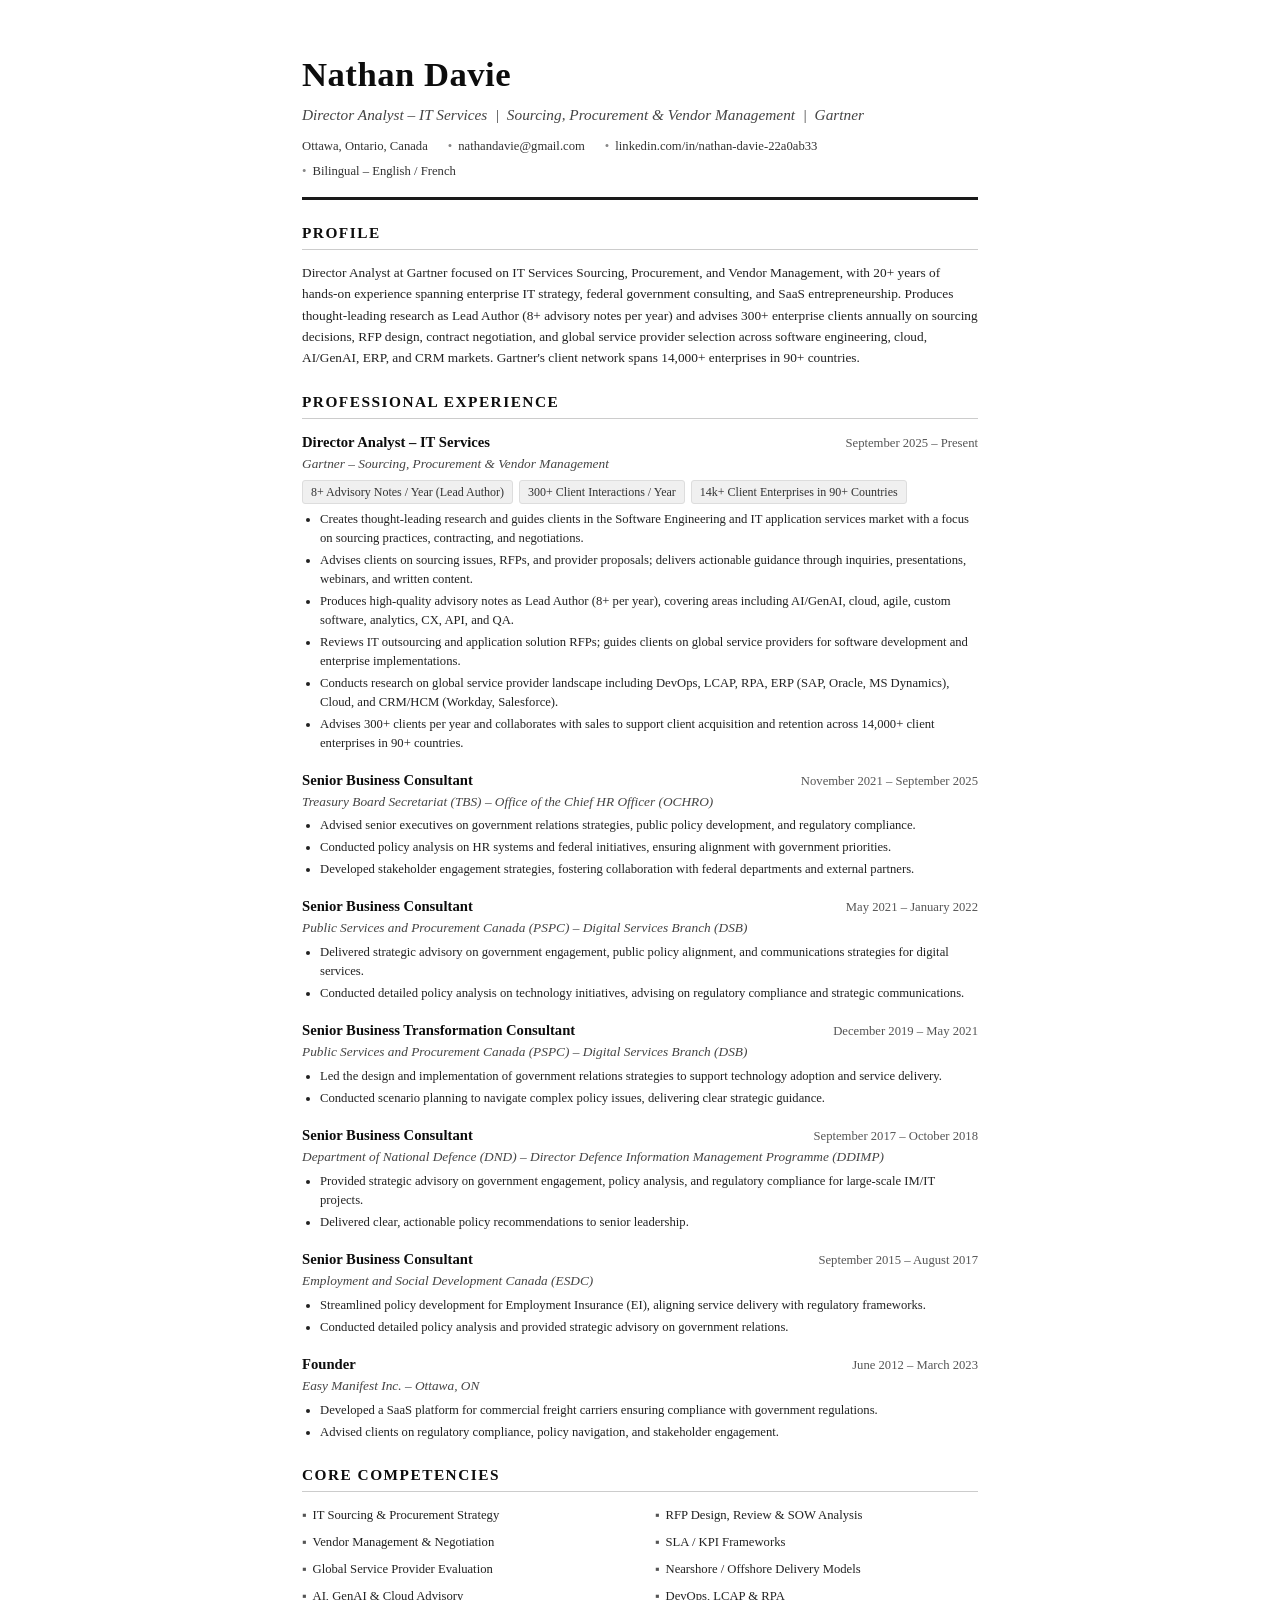
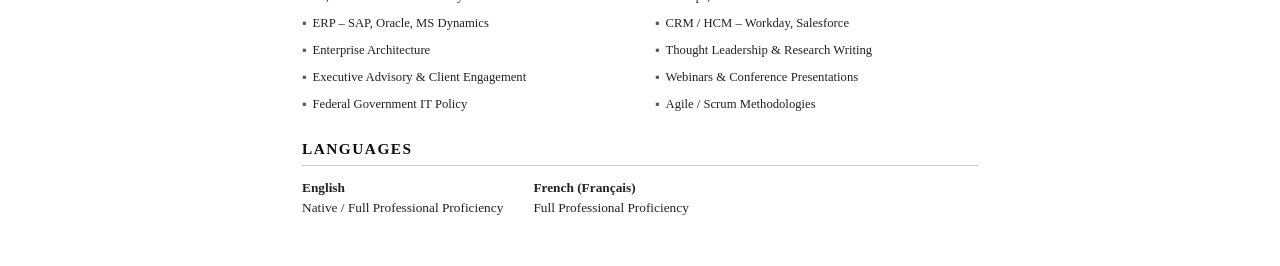
<file: cv.html>
<!DOCTYPE html>
<html lang="en">
<head>
  <meta charset="UTF-8" />
  <title>Nathan Davie – CV</title>
  <style>
    * { margin: 0; padding: 0; box-sizing: border-box; }

    body {
      font-family: 'Georgia', serif;
      font-size: 10.5pt;
      color: #1a1a1a;
      background: #fff;
      line-height: 1.5;
    }

    .page {
      max-width: 780px;
      margin: 0 auto;
      padding: 48px 52px;
    }

    /* ── Header ── */
    .header {
      border-bottom: 3px solid #1a1a1a;
      padding-bottom: 16px;
      margin-bottom: 20px;
    }

    .header h1 {
      font-family: 'Georgia', serif;
      font-size: 26pt;
      font-weight: bold;
      letter-spacing: 0.5px;
      color: #0d0d0d;
    }

    .header .title-line {
      font-size: 11.5pt;
      color: #444;
      margin-top: 4px;
      font-style: italic;
    }

    .contact-bar {
      display: flex;
      flex-wrap: wrap;
      gap: 6px 20px;
      margin-top: 10px;
      font-size: 9.5pt;
      color: #333;
    }

    .contact-bar span::before {
      content: '•';
      margin-right: 6px;
      color: #888;
    }

    .contact-bar span:first-child::before { content: ''; margin-right: 0; }

    /* ── Section headings ── */
    h2 {
      font-family: 'Georgia', serif;
      font-size: 11.5pt;
      font-weight: bold;
      text-transform: uppercase;
      letter-spacing: 1.5px;
      color: #0d0d0d;
      border-bottom: 1px solid #ccc;
      padding-bottom: 4px;
      margin-bottom: 12px;
      margin-top: 22px;
    }

    /* ── Profile ── */
    .profile p {
      font-size: 10pt;
      color: #222;
      line-height: 1.6;
    }

    /* ── Experience ── */
    .job {
      margin-bottom: 16px;
    }

    .job-header {
      display: flex;
      justify-content: space-between;
      align-items: baseline;
    }

    .job-title {
      font-size: 11pt;
      font-weight: bold;
      color: #0d0d0d;
    }

    .job-date {
      font-size: 9.5pt;
      color: #555;
      white-space: nowrap;
      margin-left: 10px;
      flex-shrink: 0;
    }

    .job-org {
      font-size: 10pt;
      color: #444;
      font-style: italic;
      margin-top: 1px;
      margin-bottom: 5px;
    }

    .job ul {
      padding-left: 18px;
    }

    .job li {
      font-size: 9.5pt;
      color: #222;
      margin-bottom: 3px;
      line-height: 1.5;
    }

    /* ── Skills / Competencies ── */
    .skills-grid {
      display: grid;
      grid-template-columns: 1fr 1fr;
      gap: 4px 30px;
    }

    .skill-item {
      font-size: 9.5pt;
      color: #222;
      padding: 2px 0;
    }

    .skill-item::before {
      content: '▪';
      margin-right: 6px;
      color: #555;
    }

    /* ── Languages ── */
    .lang-row {
      display: flex;
      gap: 30px;
    }

    .lang-item {
      font-size: 10pt;
      color: #222;
    }

    .lang-item strong {
      display: block;
    }

    /* ── Key stats ── */
    .stats-row {
      display: flex;
      flex-wrap: wrap;
      gap: 6px 0;
      margin-top: 6px;
    }

    .stat-chip {
      font-size: 9pt;
      background: #f0f0f0;
      border: 1px solid #ddd;
      border-radius: 3px;
      padding: 2px 8px;
      margin-right: 6px;
      color: #333;
    }

    @media print {
      body { background: white; }
      .page { padding: 32px 40px; }
    }
  </style>
</head>
<body>
<div class="page">

  <!-- HEADER -->
  <div class="header">
    <h1>Nathan Davie</h1>
    <div class="title-line">Director Analyst – IT Services &nbsp;|&nbsp; Sourcing, Procurement &amp; Vendor Management &nbsp;|&nbsp; Gartner</div>
    <div class="contact-bar">
      <span>Ottawa, Ontario, Canada</span>
      <span>nathandavie@gmail.com</span>
      <span>linkedin.com/in/nathan-davie-22a0ab33</span>
      <span>Bilingual – English / French</span>
    </div>
  </div>

  <!-- PROFILE -->
  <h2>Profile</h2>
  <div class="profile">
    <p>
      Director Analyst at Gartner focused on IT Services Sourcing, Procurement, and Vendor Management, with 20+ years of
      hands-on experience spanning enterprise IT strategy, federal government consulting, and SaaS entrepreneurship.
      Produces thought-leading research as Lead Author (8+ advisory notes per year) and advises 300+ enterprise clients
      annually on sourcing decisions, RFP design, contract negotiation, and global service provider selection across
      software engineering, cloud, AI/GenAI, ERP, and CRM markets. Gartner's client network spans 14,000+ enterprises
      in 90+ countries.
    </p>
  </div>

  <!-- EXPERIENCE -->
  <h2>Professional Experience</h2>

  <div class="job">
    <div class="job-header">
      <span class="job-title">Director Analyst – IT Services</span>
      <span class="job-date">September 2025 – Present</span>
    </div>
    <div class="job-org">Gartner – Sourcing, Procurement &amp; Vendor Management</div>
    <div class="stats-row">
      <span class="stat-chip">8+ Advisory Notes / Year (Lead Author)</span>
      <span class="stat-chip">300+ Client Interactions / Year</span>
      <span class="stat-chip">14k+ Client Enterprises in 90+ Countries</span>
    </div>
    <ul style="margin-top:6px;">
      <li>Creates thought-leading research and guides clients in the Software Engineering and IT application services market with a focus on sourcing practices, contracting, and negotiations.</li>
      <li>Advises clients on sourcing issues, RFPs, and provider proposals; delivers actionable guidance through inquiries, presentations, webinars, and written content.</li>
      <li>Produces high-quality advisory notes as Lead Author (8+ per year), covering areas including AI/GenAI, cloud, agile, custom software, analytics, CX, API, and QA.</li>
      <li>Reviews IT outsourcing and application solution RFPs; guides clients on global service providers for software development and enterprise implementations.</li>
      <li>Conducts research on global service provider landscape including DevOps, LCAP, RPA, ERP (SAP, Oracle, MS Dynamics), Cloud, and CRM/HCM (Workday, Salesforce).</li>
      <li>Advises 300+ clients per year and collaborates with sales to support client acquisition and retention across 14,000+ client enterprises in 90+ countries.</li>
    </ul>
  </div>

  <div class="job">
    <div class="job-header">
      <span class="job-title">Senior Business Consultant</span>
      <span class="job-date">November 2021 – September 2025</span>
    </div>
    <div class="job-org">Treasury Board Secretariat (TBS) – Office of the Chief HR Officer (OCHRO)</div>
    <ul>
      <li>Advised senior executives on government relations strategies, public policy development, and regulatory compliance.</li>
      <li>Conducted policy analysis on HR systems and federal initiatives, ensuring alignment with government priorities.</li>
      <li>Developed stakeholder engagement strategies, fostering collaboration with federal departments and external partners.</li>
    </ul>
  </div>

  <div class="job">
    <div class="job-header">
      <span class="job-title">Senior Business Consultant</span>
      <span class="job-date">May 2021 – January 2022</span>
    </div>
    <div class="job-org">Public Services and Procurement Canada (PSPC) – Digital Services Branch (DSB)</div>
    <ul>
      <li>Delivered strategic advisory on government engagement, public policy alignment, and communications strategies for digital services.</li>
      <li>Conducted detailed policy analysis on technology initiatives, advising on regulatory compliance and strategic communications.</li>
    </ul>
  </div>

  <div class="job">
    <div class="job-header">
      <span class="job-title">Senior Business Transformation Consultant</span>
      <span class="job-date">December 2019 – May 2021</span>
    </div>
    <div class="job-org">Public Services and Procurement Canada (PSPC) – Digital Services Branch (DSB)</div>
    <ul>
      <li>Led the design and implementation of government relations strategies to support technology adoption and service delivery.</li>
      <li>Conducted scenario planning to navigate complex policy issues, delivering clear strategic guidance.</li>
    </ul>
  </div>

  <div class="job">
    <div class="job-header">
      <span class="job-title">Senior Business Consultant</span>
      <span class="job-date">September 2017 – October 2018</span>
    </div>
    <div class="job-org">Department of National Defence (DND) – Director Defence Information Management Programme (DDIMP)</div>
    <ul>
      <li>Provided strategic advisory on government engagement, policy analysis, and regulatory compliance for large-scale IM/IT projects.</li>
      <li>Delivered clear, actionable policy recommendations to senior leadership.</li>
    </ul>
  </div>

  <div class="job">
    <div class="job-header">
      <span class="job-title">Senior Business Consultant</span>
      <span class="job-date">September 2015 – August 2017</span>
    </div>
    <div class="job-org">Employment and Social Development Canada (ESDC)</div>
    <ul>
      <li>Streamlined policy development for Employment Insurance (EI), aligning service delivery with regulatory frameworks.</li>
      <li>Conducted detailed policy analysis and provided strategic advisory on government relations.</li>
    </ul>
  </div>

  <div class="job">
    <div class="job-header">
      <span class="job-title">Founder</span>
      <span class="job-date">June 2012 – March 2023</span>
    </div>
    <div class="job-org">Easy Manifest Inc. – Ottawa, ON</div>
    <ul>
      <li>Developed a SaaS platform for commercial freight carriers ensuring compliance with government regulations.</li>
      <li>Advised clients on regulatory compliance, policy navigation, and stakeholder engagement.</li>
    </ul>
  </div>

  <!-- CORE COMPETENCIES -->
  <h2>Core Competencies</h2>
  <div class="skills-grid">
    <div class="skill-item">IT Sourcing &amp; Procurement Strategy</div>
    <div class="skill-item">RFP Design, Review &amp; SOW Analysis</div>
    <div class="skill-item">Vendor Management &amp; Negotiation</div>
    <div class="skill-item">SLA / KPI Frameworks</div>
    <div class="skill-item">Global Service Provider Evaluation</div>
    <div class="skill-item">Nearshore / Offshore Delivery Models</div>
    <div class="skill-item">AI, GenAI &amp; Cloud Advisory</div>
    <div class="skill-item">DevOps, LCAP &amp; RPA</div>
    <div class="skill-item">ERP – SAP, Oracle, MS Dynamics</div>
    <div class="skill-item">CRM / HCM – Workday, Salesforce</div>
    <div class="skill-item">Enterprise Architecture</div>
    <div class="skill-item">Thought Leadership &amp; Research Writing</div>
    <div class="skill-item">Executive Advisory &amp; Client Engagement</div>
    <div class="skill-item">Webinars &amp; Conference Presentations</div>
    <div class="skill-item">Federal Government IT Policy</div>
    <div class="skill-item">Agile / Scrum Methodologies</div>
  </div>

  <!-- LANGUAGES -->
  <h2>Languages</h2>
  <div class="lang-row">
    <div class="lang-item">
      <strong>English</strong>
      Native / Full Professional Proficiency
    </div>
    <div class="lang-item">
      <strong>French (Français)</strong>
      Full Professional Proficiency
    </div>
  </div>

</div>
</body>
</html>
</file>
